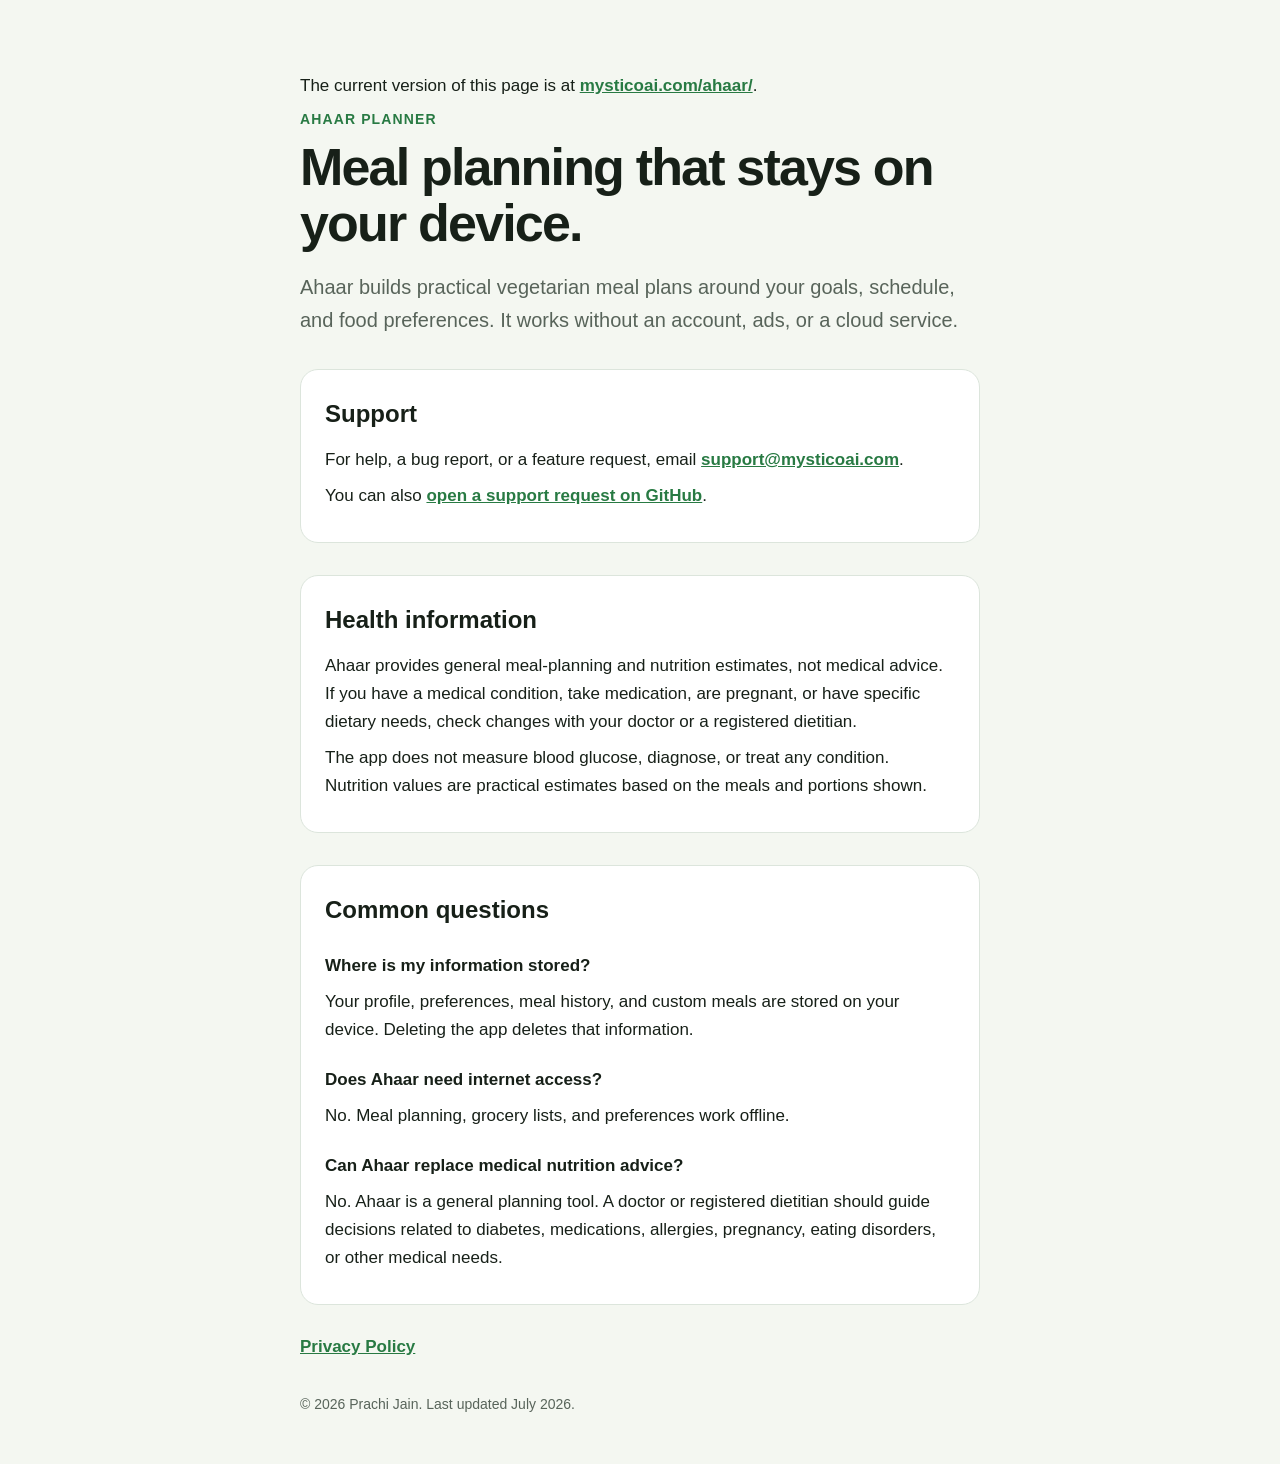
<file: index.html>
<!doctype html>
<html lang="en">
<head>
  <meta charset="utf-8">
  <meta name="viewport" content="width=device-width, initial-scale=1">
  <meta name="description" content="Support for Ahaar Planner, a private on-device meal planner for iPhone and iPad.">
  <title>Ahaar Planner — Support</title>
  <!-- This GitHub Pages copy is a fallback; the main page lives on mysticoai.com. -->
  <link rel="canonical" href="https://www.mysticoai.com/ahaar/">
  <link rel="stylesheet" href="styles.css">
</head>
<body>
  <main>
    <p class="main-site">The current version of this page is at <a href="https://www.mysticoai.com/ahaar/">mysticoai.com/ahaar/</a>.</p>
    <p class="eyebrow">Ahaar Planner</p>
    <h1>Meal planning that stays on your device.</h1>
    <p class="lead">Ahaar builds practical vegetarian meal plans around your goals, schedule, and food preferences. It works without an account, ads, or a cloud service.</p>

    <section>
      <h2>Support</h2>
      <p>For help, a bug report, or a feature request, email <a href="mailto:support@mysticoai.com?subject=Ahaar%20Planner%20Support">support@mysticoai.com</a>.</p>
      <p>You can also <a href="https://github.com/mayankpahadia1993/ahaar-site/issues">open a support request on GitHub</a>.</p>
    </section>

    <section>
      <h2>Health information</h2>
      <p>Ahaar provides general meal-planning and nutrition estimates, not medical advice. If you have a medical condition, take medication, are pregnant, or have specific dietary needs, check changes with your doctor or a registered dietitian.</p>
      <p>The app does not measure blood glucose, diagnose, or treat any condition. Nutrition values are practical estimates based on the meals and portions shown.</p>
    </section>

    <section>
      <h2>Common questions</h2>
      <h3>Where is my information stored?</h3>
      <p>Your profile, preferences, meal history, and custom meals are stored on your device. Deleting the app deletes that information.</p>
      <h3>Does Ahaar need internet access?</h3>
      <p>No. Meal planning, grocery lists, and preferences work offline.</p>
      <h3>Can Ahaar replace medical nutrition advice?</h3>
      <p>No. Ahaar is a general planning tool. A doctor or registered dietitian should guide decisions related to diabetes, medications, allergies, pregnancy, eating disorders, or other medical needs.</p>
    </section>

    <nav aria-label="Legal">
      <a href="privacy.html">Privacy Policy</a>
    </nav>
  </main>
  <footer>© 2026 Prachi Jain. Last updated July 2026.</footer>
</body>
</html>
</file>
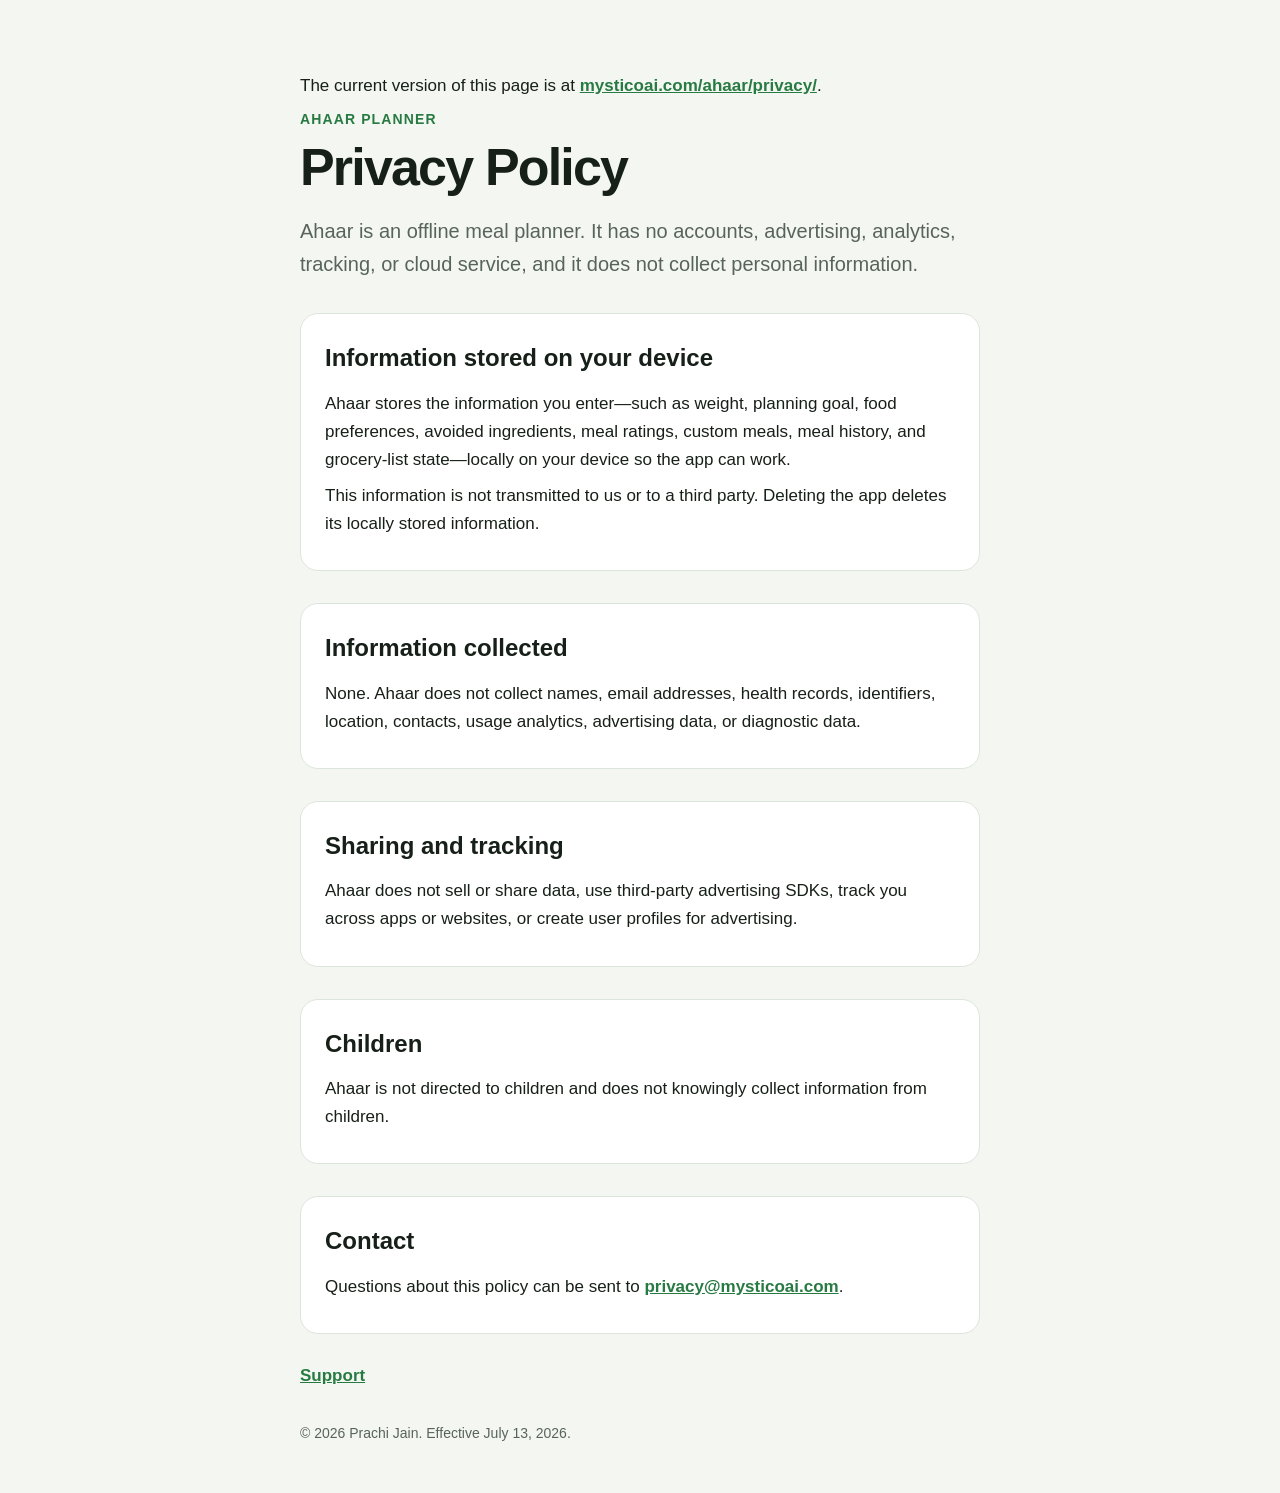
<file: privacy.html>
<!doctype html>
<html lang="en">
<head>
  <meta charset="utf-8">
  <meta name="viewport" content="width=device-width, initial-scale=1">
  <meta name="description" content="Privacy Policy for Ahaar Planner.">
  <title>Ahaar Planner — Privacy Policy</title>
  <!-- This GitHub Pages copy is a fallback; the main page lives on mysticoai.com. -->
  <link rel="canonical" href="https://www.mysticoai.com/ahaar/privacy/">
  <link rel="stylesheet" href="styles.css">
</head>
<body>
  <main>
    <p class="main-site">The current version of this page is at <a href="https://www.mysticoai.com/ahaar/privacy/">mysticoai.com/ahaar/privacy/</a>.</p>
    <p class="eyebrow">Ahaar Planner</p>
    <h1>Privacy Policy</h1>
    <p class="lead">Ahaar is an offline meal planner. It has no accounts, advertising, analytics, tracking, or cloud service, and it does not collect personal information.</p>

    <section>
      <h2>Information stored on your device</h2>
      <p>Ahaar stores the information you enter—such as weight, planning goal, food preferences, avoided ingredients, meal ratings, custom meals, meal history, and grocery-list state—locally on your device so the app can work.</p>
      <p>This information is not transmitted to us or to a third party. Deleting the app deletes its locally stored information.</p>
    </section>

    <section>
      <h2>Information collected</h2>
      <p>None. Ahaar does not collect names, email addresses, health records, identifiers, location, contacts, usage analytics, advertising data, or diagnostic data.</p>
    </section>

    <section>
      <h2>Sharing and tracking</h2>
      <p>Ahaar does not sell or share data, use third-party advertising SDKs, track you across apps or websites, or create user profiles for advertising.</p>
    </section>

    <section>
      <h2>Children</h2>
      <p>Ahaar is not directed to children and does not knowingly collect information from children.</p>
    </section>

    <section>
      <h2>Contact</h2>
      <p>Questions about this policy can be sent to <a href="mailto:privacy@mysticoai.com?subject=Ahaar%20Privacy">privacy@mysticoai.com</a>.</p>
    </section>

    <nav aria-label="Support">
      <a href="index.html">Support</a>
    </nav>
  </main>
  <footer>© 2026 Prachi Jain. Effective July 13, 2026.</footer>
</body>
</html>
</file>
<file: styles.css>
:root {
  color-scheme: light dark;
  --background: #f4f7f1;
  --surface: #ffffff;
  --text: #172018;
  --muted: #58645a;
  --accent: #287a43;
  --border: #dce5dc;
}

* { box-sizing: border-box; }

body {
  margin: 0;
  background: var(--background);
  color: var(--text);
  font: 17px/1.65 -apple-system, BlinkMacSystemFont, "Segoe UI", sans-serif;
}

main, footer {
  width: min(680px, calc(100% - 40px));
  margin-inline: auto;
}

main { padding: 64px 0 32px; }
footer { padding: 0 0 48px; color: var(--muted); font-size: 14px; }

.eyebrow {
  margin: 0 0 8px;
  color: var(--accent);
  font-size: 14px;
  font-weight: 700;
  letter-spacing: .08em;
  text-transform: uppercase;
}

h1 { margin: 0; font-size: clamp(34px, 7vw, 52px); line-height: 1.08; letter-spacing: -.035em; }
h2 { margin: 0 0 12px; font-size: 24px; }
h3 { margin: 22px 0 4px; font-size: 17px; }
p { margin: 8px 0; }
.lead { margin-top: 20px; color: var(--muted); font-size: 20px; }

section {
  margin-top: 32px;
  padding: 24px;
  background: var(--surface);
  border: 1px solid var(--border);
  border-radius: 18px;
}

a { color: var(--accent); font-weight: 600; }
nav { margin-top: 28px; }

@media (prefers-color-scheme: dark) {
  :root {
    --background: #101410;
    --surface: #171d18;
    --text: #edf5ee;
    --muted: #b0bcb2;
    --accent: #73cf8d;
    --border: #2d382f;
  }
}
</file>
